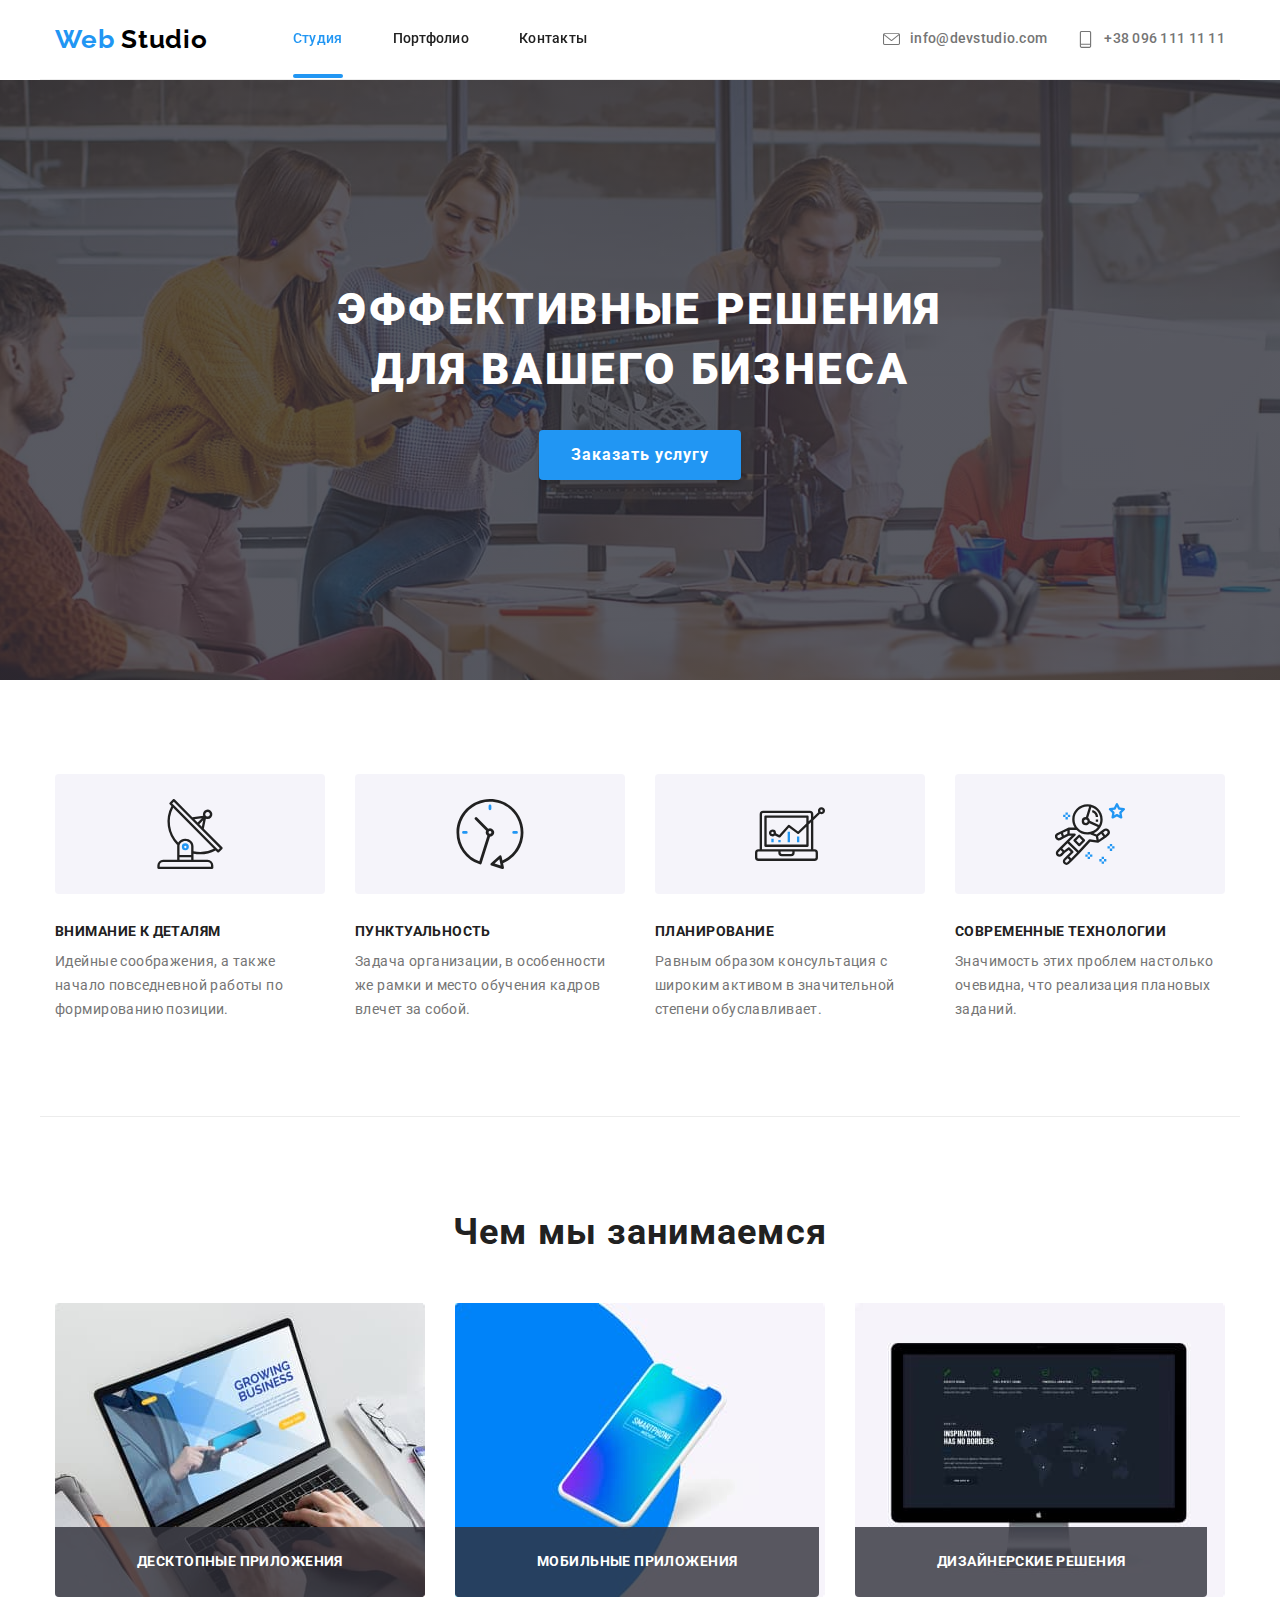
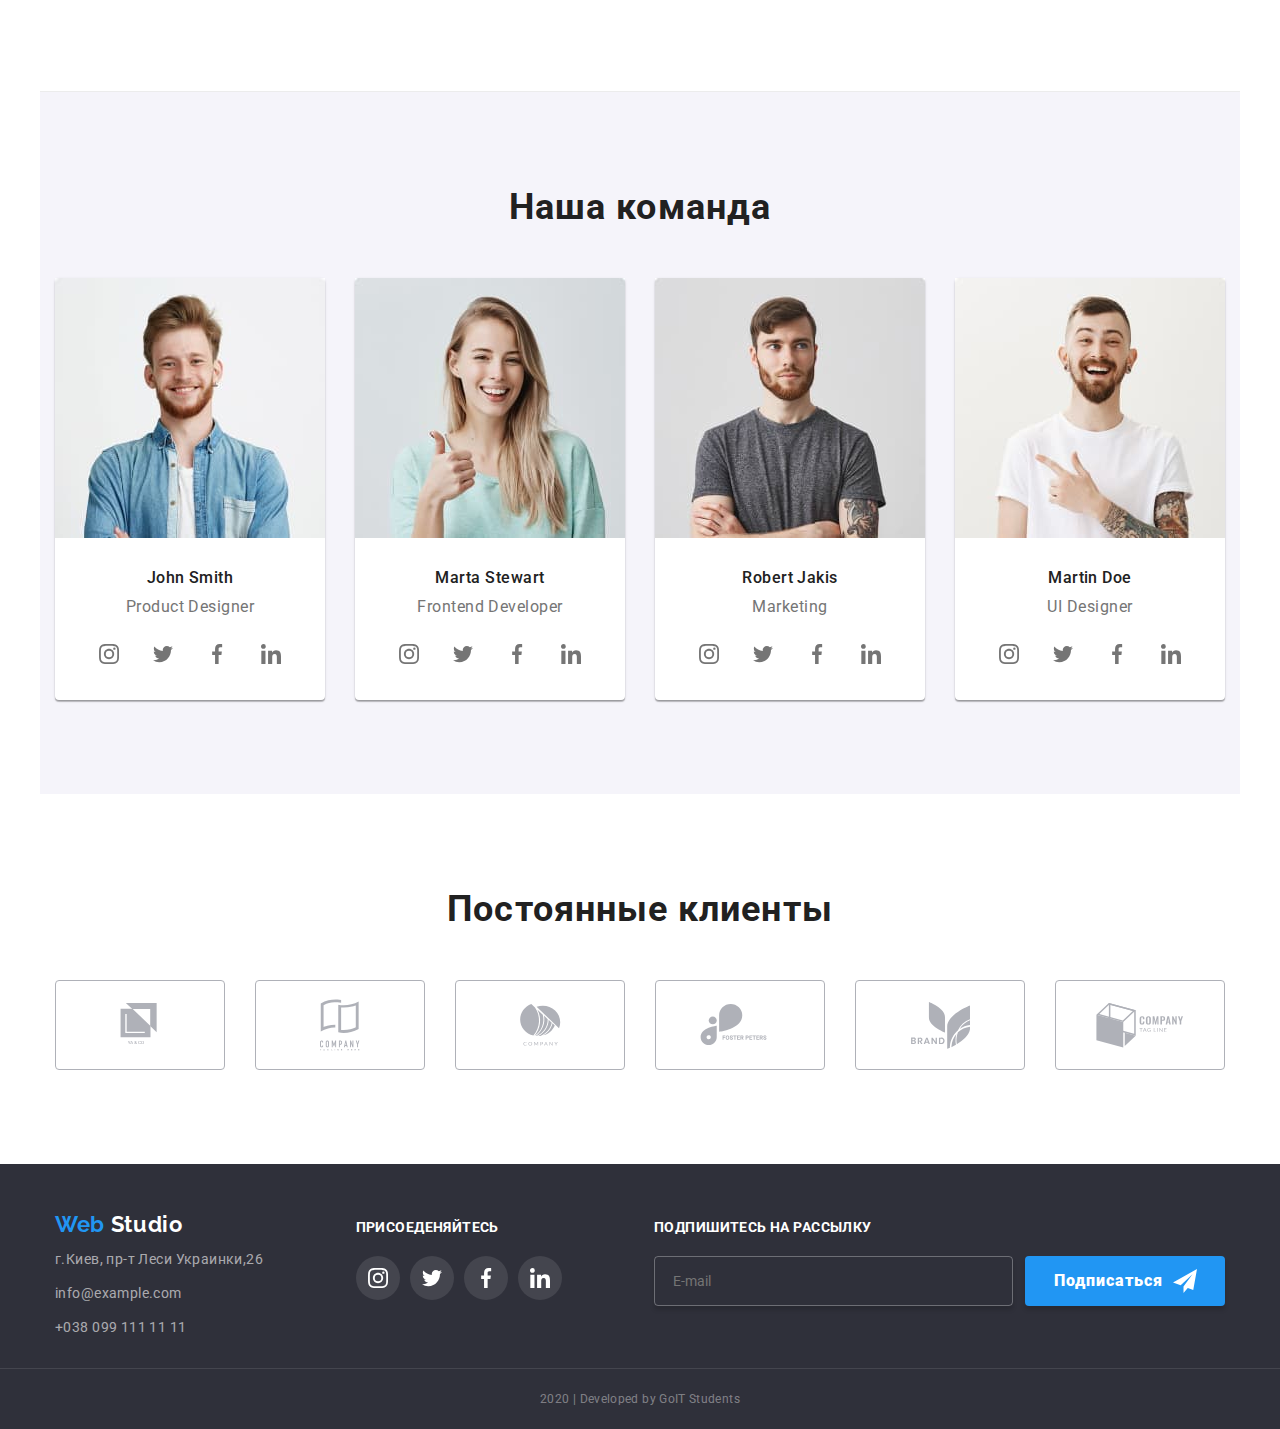
<file: index.html>
<!DOCTYPE html>
<html lang="ru">
  <head>
    <meta charset="UTF-8" />
    <meta name="viewport" content="width=device-width, initial-scale=1.0" />
    <title>Web Studio</title>
    <link
      href="https://fonts.googleapis.com/css2?family=Raleway:wght@400;700&family=Roboto:wght@400;500;700;900&display=swap"
      rel="stylesheet"
    />
    <link
      rel="stylesheet"
      href="https://cdnjs.cloudflare.com/ajax/libs/modern-normalize/0.6.0/modern-normalize.min.css"
    />
    <link rel="stylesheet" href="./css/styles.css" />
  </head>

  <!-- Header -->
  <body>
    <header>
      <div class="menu">
      <div class="menu__logo">
        <a href="./" class="logo"
          >Web
          <span class="logo__studio">Studio</span>
        </a>
        <nav class="menu__nav">
          <ul class="menu__content">
            <li class="menu__item">
              <a href="./index.html" class=" menu__link menu__link--active">Студия</a>
            </li>
            <li class="menu__item">
              <a href="./portfolio.html" class="menu__link">Портфолио</a>
            </li>
            <li class="menu__item">
              <a href="" class="menu__link">Контакты</a>
            </li>
          </ul>
        </nav>

        <address class="menu-address">
          <ul class="menu-address__content">
            <li class="menu-address__item">
              <a href="mailto:info@devstudio.com" class="menu-address__link">
                <svg class="menu-address__icon">
                  <use href="./images/symbol-defs.svg#icon-mail"></use>
                </svg>
                info@devstudio.com
              </a>
            </li>
            <li class="menu-address__item">
              <a href="tel:+380961111111" class="menu-address__link">
                <svg class="menu-address__icon">
                  <use href="./images/symbol-defs.svg#icon-phone"></use>
                </svg>
                +38 096 111 11 11</a
              >
            </li>
          </ul>
        </address>
      </div>
    </div>

    </header>

    <!-- Решения для бизнеса -->
    <main>
      <section class="hero overlay">
        <h1 class="hero__title">
          Эффективные решения<br />
          для вашего бизнеса
        </h1>
        <button class="hero__button" data-open-modal>Заказать услугу</button>
      </section>

      <!-- Модальное окно -->
      <form class="backdrop is-hidden" data-backdrop>
        <div class="modal">
          <button class="modal__close" data-close-modal></button>

          <p class="modal__title">Оставьте свои данные, мы вам перезвоним</p>
        
        <ul class="modal__list">
          <li class="modal__item">
            
            <input type="text" id="name" class="modal__input" placeholder=" ">
            <label for="name" class="modal__label">Имя</label>
            
              <svg class="modal__icon">
                <use href="./images/modal-icons.svg#person"></use>
              </svg>
            
          </li>

          <li class="modal__item">
           
            <input type="tel" id="tel" class="modal__input" placeholder=" ">
             <label for="tel" class="modal__label">Телефон</label>
               <svg class="modal__icon">
                <use href="./images/modal-icons.svg#phone"></use>
              </svg>
          </li>

          <li class="modal__item">
            
            <input type="email" name="email" id="email" class="modal__input" placeholder=" ">
            <label for="email" class="modal__label">Почта</label>
              <svg class="modal__icon">
                <use href="./images/modal-icons.svg#email"></use>
              </svg>
          </li>

          <li class="modal__item">
            
            <textarea name="comment" id="comment" class=" modal__comment" placeholder=" "></textarea>
            <label for="comment" class="modal__comment-label">Коментарий</label>
          </li>

          <li class="modal__item">
            <label class="modal__accept">
              
              <input type="checkbox" name="policy" class="modal__policy">
              <span class="modal__policy-icon"></span>
            Соглашаюсь с рассылкой и принимаю 
              <a href="" class="modal__item--link">Условия договора</a>
            </label>
            
          </li>
        </ul>
        <button class="modal__button">Отправить</button>
        </div>
      </form>

      <!-- Принципы -->
      <section class="container">
        <h2 class="principles">Принципы</h2>
        <ul class="principles__list">
          <li class="principles__item">
           
            <h3 class="principles__title principles__title--antena">
              Внимание к деталям
            </h3>
            <p class="principles__text">
              Идейные соображения, а также начало повседневной работы по
              формированию позиции.
            </p>
          </li>
          <li class="principles__item">
            
            <h3 class="principles__title principles__title--clock">
              Пунктуальность
            </h3>
            <p class="principles__text">
              Задача организации, в особенности же рамки и место обучения кадров
              влечет за собой.
            </p>
          </li>
          <li class="principles__item">
            
            <h3 class="principles__title principles__title--diagram">
              Планирование
            </h3>
            <p class="principles__text">
              Равным образом консультация с широким активом в значительной
              степени обуславливает.
            </p>
          </li>
          <li class="principles__item">
            
            <h3 class="principles__title principles__title--astronaut">
              Современные технологии
            </h3>
            <p class="principles__text">
              Значимость этих проблем настолько очевидна, что реализация
              плановых заданий.
            </p>
          </li>
        </ul>
      </section>

      <!-- Чем мы занимаемся -->
      <section class="job__container">
        <h2 class="job__title">Чем мы занимаемся</h2>
        <ul class="job">
          <li class="job__list">
            <a href=""
              ><img
                src="./images/box11.jpg"
                alt="Десктопные приложения"
                class="job__link"
            /></a>
            <p class="job__text">Десктопные приложения</p>
          </li>
          <li class="job__list">
            <a href=""
              ><img
                src="./images/box22.jpg"
                alt="Мобильные приложения"
                class="job__link"
            /></a>
            <p class="job__text">Мобильные приложения</p>
          </li>
          <li class="job__list">
            <a href=""
              ><img
                src="./images/box33.jpg"
                alt="Дизайнерские решения"
                class="job__link"
            /></a>
            <p class="job__text">Дизайнерские решения</p>
          </li>
        </ul>
      </section>

      <!-- Наша команда -->
      <section class="team">
        <h2 class="team__title">Наша команда</h2>
        <ul class="team__list">
          <li class="team__item">
            <figure class="team__capture">
              <img
                src="./images/team/johnsmith.jpg"
                alt="John Smith"
                class="team__photo"
              />
              <figcaption class="team__name">
                John Smith
              </figcaption>
            </figure>
            <p class="team__vocation">Product Designer</p>
            <div class="team__sociallist">
              <a
                href="https://instagram.com"
                target="_blank"
                class="team__social"
              >
                <svg class="team__icon">
                  <use href="./images/symbol-defs.svg#icon-instagram"></use>
                </svg>
              </a>
              <a
                href="https://twitter.com/"
                target="_blank"
                class="team__social"
              >
                <svg class="team__icon">
                  <use href="./images/symbol-defs.svg#icon-twitter"></use></svg
              ></a>
              <a
                href="https://www.facebook.com/"
                target="_blank"
                class="team__social">
                <svg class="team__icon">
                  <use href="./images/symbol-defs.svg#icon-facebook"></use><svg></a>
              <a
                href="https://www.linkedin.com/"
                target="_blank"
                class="team__social"
              >
                <svg class="team__icon">
                  <use href="./images/symbol-defs.svg#icon-linkedin"></use></svg
              ></a>
            </div>
          </li>
          <li class="team__item">
            <figure class="team__capture">
              <img
                src="./images/team/martastewart.jpg"
                alt="Marta Stewart"
                class="team__photo"
              />
              <figcaption class="team__name">
                Marta Stewart
              </figcaption>
            </figure>
            <p class="team__vocation">Frontend Developer</p>
            <div class="team__sociallist">
              <a
                href="https://instagram.com"
                target="_blank"
                class="team__social"
              >
                <svg class="team__icon">
                  <use href="./images/symbol-defs.svg#icon-instagram"></use>
                </svg>
              </a>
              <a
                href="https://twitter.com/"
                target="_blank"
                class="team__social"
              >
                <svg class="team__icon">
                  <use href="./images/symbol-defs.svg#icon-twitter"></use></svg
              ></a>
              <a
                href="https://www.facebook.com/"
                target="_blank"
                class="team__social"
              >
                <svg class="team__icon">
                  <use href="./images/symbol-defs.svg#icon-facebook"></use></svg
              ></a>
              <a
                href="https://www.linkedin.com/"
                target="_blank"
                class="team__social"
              >
                <svg class="team__icon">
                  <use href="./images/symbol-defs.svg#icon-linkedin"></use></svg
              ></a>
            </div>
          </li>
          <li class="team__item">
            <figure class="team__capture">
              <img
                src="./images/team/robertjakis.jpg"
                alt="Robert Jakis"
                class="team__photo"
              />
              <figcaption class="team__name">
                Robert Jakis
              </figcaption>
            </figure>
            <p class="team__vocation">Marketing</p>
            <div class="team__sociallist">
              <a
                href="https://instagram.com"
                target="_blank"
                class="team__social"
              >
                <svg class="team__icon">
                  <use href="./images/symbol-defs.svg#icon-instagram"></use>
                </svg>
              </a>
              <a
                href="https://twitter.com/"
                target="_blank"
                class="team__social"
              >
                <svg class="team__icon">
                  <use href="./images/symbol-defs.svg#icon-twitter"></use></svg
              ></a>
              <a
                href="https://www.facebook.com/"
                target="_blank"
                class="team__social"
              >
                <svg class="team__icon">
                  <use href="./images/symbol-defs.svg#icon-facebook"></use></svg
              ></a>
              <a
                href="https://www.linkedin.com/"
                target="_blank"
                class="team__social"
              >
                <svg class="team__icon">
                  <use href="./images/symbol-defs.svg#icon-linkedin"></use></svg
              ></a>
            </div>
          </li>
          <li class="team__item">
            <figure class="team__capture">
              <img
                src="./images/team/martindoe.jpg"
                alt="Martin Doe"
                class="team__photo"
              />
              <figcaption class="team__name">
                Martin Doe
              </figcaption>
            </figure>
            <p class="team__vocation">UI Designer</p>
            <div class="team__sociallist">
              <a
                href="https://instagram.com"
                target="_blank"
                class="team__social"
              >
                <svg class="team__icon">
                  <use href="./images/symbol-defs.svg#icon-instagram"></use>
                </svg>
              </a>
              <a
                href="https://twitter.com/"
                target="_blank"
                class="team__social"
              >
                <svg class="team__icon">
                  <use href="./images/symbol-defs.svg#icon-twitter"></use></svg
              ></a>
              <a
                href="https://www.facebook.com/"
                target="_blank"
                class="team__social"
              >
                <svg class="team__icon">
                  <use href="./images/symbol-defs.svg#icon-facebook"></use></svg
              ></a>
              <a
                href="https://www.linkedin.com/"
                target="_blank"
                class="team__social"
              >
                <svg class="team__icon">
                  <use href="./images/symbol-defs.svg#icon-linkedin"></use></svg
              ></a>
            </div>
          </li>
        </ul>
      </section>

      <!-- Посоянные клиенты -->
      <section class="clients">
        <h2 class="clients__title">Постоянные клиенты</h2>
        <ul class="clients__list">
          <li class="clients__item">
            <a href="" target="_blank" class="clients__link"
              ><svg class="clients__icon" width="49px" height="44px">
                <use href="./images/symbol-clients.svg#icon-client1"></use></svg
            ></a>
          </li>
          <li class="clients__item">
            <a href="" target="_blank" class="clients__link"
              ><svg class="clients__icon" width="40px" height="52px">
                <use href="./images/symbol-clients.svg#icon-client2"></use></svg
            ></a>
          </li>
          <li class="clients__item">
            <a href="" target="_blank" class="clients__link"
              ><svg class="clients__icon" width="41px" height="42px">
                <use href="./images/symbol-clients.svg#icon-client3"></use></svg
            ></a>
          </li>
          <li class="clients__item">
            <a href="" target="_blank" class="clients__link"
              ><svg class="clients__icon" width="80px" height="42px">
                <use href="./images/symbol-clients.svg#icon-client4"></use></svg
            ></a>
          </li>
          <li class="clients__item">
            <a href="" target="_blank" class="clients__link"
              ><svg class="clients__icon" width="59px" height="47px">
                <use href="./images/symbol-clients.svg#icon-client5"></use></svg
            ></a>
          </li>
          <li class="clients__item">
            <a href="" target="_blank" class="clients__link"
              ><svg class="clients__icon" width="88px" height="45px">
                <use href="./images/symbol-clients.svg#icon-client6"></use></svg
            ></a>
          </li>
        </ul>
      </section>
    </main>

    <!-- Футер -->
    <footer class="footer">
      <div class="footer__nav">
        <div class="footer__address">
          <a href="./" class="footer__logo"
            >Web
            <span class="footer__studio">Studio</span>
          </a>

          <a href="" class="footer__link">г.Киев, пр-т Леси Украинки,26</a>
          <a href="mailto:info@example.com" class="footer__link"
            >info@example.com</a
          >
          <a href="tel:+0380991111111" class="footer__link"
            >+038 099 111 11 11</a
          >
        </div>

        <div class="join">
          <b class="join__text">Присоеденяйтесь</b>
          <ul class="join__list">
            <li class="join__item">
              <a href="https://instagram.com" target="_blank" class="join__link"
                ><svg class="footer__icon">
                  <use
                    href="./images/symbol-defs.svg#icon-instagram"
                  ></use></svg
              ></a>
            </li>
            <li class="join__item">
              <a href="https://twitter.com/" target="_blank" class="join__link"
                ><svg class="footer__icon">
                  <use href="./images/symbol-defs.svg#icon-twitter"></use></svg
              ></a>
            </li>
            <li class="join__item">
              <a
                href="https://www.facebook.com/"
                target="_blank"
                class="join__link"
                ><svg class="footer__icon">
                  <use href="./images/symbol-defs.svg#icon-facebook"></use></svg
              ></a>
            </li>
            <li class="join__item">
              <a
                href="https://www.linkedin.com/"
                target="_blank"
                class="join__link"
                ><svg class="footer__icon">
                  <use href="./images/symbol-defs.svg#icon-linkedin"></use></svg
              ></a>
            </li>
          </ul>
        </div>

        <div class="footer-subscribe">
          <label class="footer-subscribe-text">Подпишитесь на рассылку
          <input type="email" name="email" class="footer__subscribe-input" placeholder="E-mail">
          
          </label>
          <button type="button" class="footer-subscribe__btn">
            Подписаться
          </button>
        </div>
      </div>
      <p class="rights">2020 | Developed by GoIT Students</p>
    </footer>

    <script>
      const refs = {
        openModalBtn: document.querySelector("[data-open-modal]"),
        closeModalBtn: document.querySelector("[data-close-modal]"),
        backdrop: document.querySelector("[data-backdrop]"),
      };

      refs.openModalBtn.addEventListener("click", toggleModal);
      refs.closeModalBtn.addEventListener("click", toggleModal);

      refs.backdrop.addEventListener("click", logBackdropClick);

      function toggleModal() {
        refs.backdrop.classList.toggle("is-hidden");
      }

      function logBackdropClick() {
        console.log("Это клик в бекдроп");
      }
    </script>

  </body>
</html>
</file>
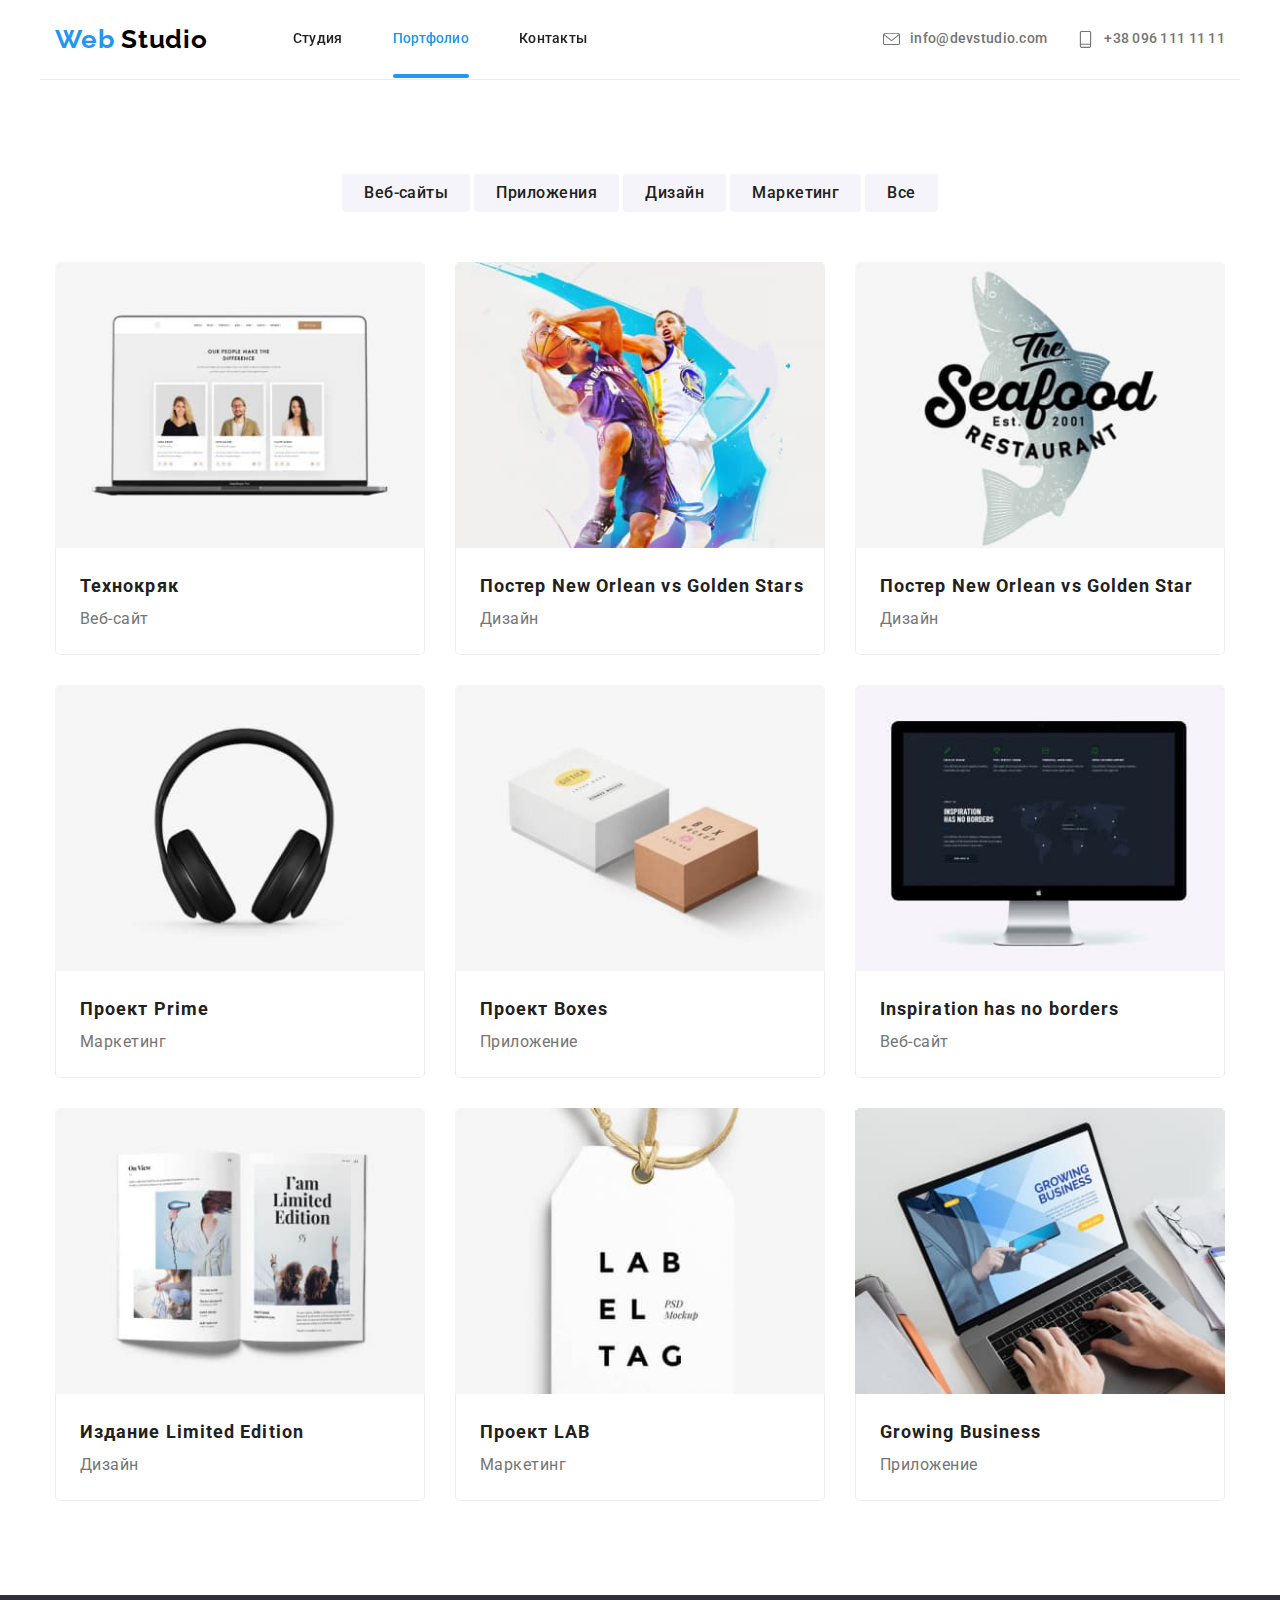
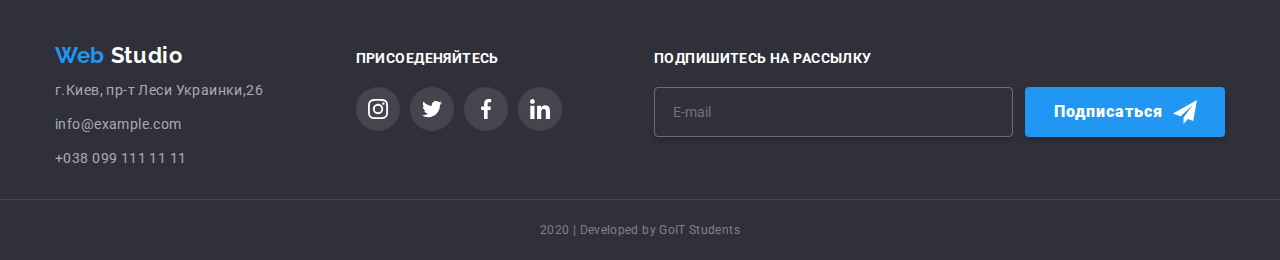
<file: portfolio.html>
<!DOCTYPE html>
<html lang="ru">
  <head>
    <meta charset="UTF-8" />
    <meta name="viewport" content="width=device-width, initial-scale=1.0" />
    <title>Портфолио</title>
    <link
      href="https://fonts.googleapis.com/css2?family=Raleway:wght@400;700&family=Roboto:wght@400;500;700;900&display=swap"
      rel="stylesheet"
    />
    <link
      rel="stylesheet"
      href="https://cdnjs.cloudflare.com/ajax/libs/modern-normalize/0.6.0/modern-normalize.min.css"
    />
    <link rel="stylesheet" href="./css/styles.css" />
  </head>
  <body>
    <!-- Хедер -->
    <header class="menu">
      <div class="menu__logo">
        <a href="./" class="logo"
          >Web
          <span class="logo__studio">Studio</span>
        </a>
        <nav class="menu__nav">
          <ul class="menu__content">
            <li class="menu__item">
              <a href="./index.html" class="menu__link">Студия</a>
            </li>
            <li class="menu__item">
              <a href="./portfolio.html" class="menu__link menu__link--active"
                >Портфолио</a
              >
            </li>
            <li class="menu__item">
              <a href="" class="menu__link">Контакты</a>
            </li>
          </ul>
        </nav>

        <address class="menu-address">
          <ul class="menu-address__content">
            <li class="menu-address__item">
              <a href="mailto:info@devstudio.com" class="menu-address__link">
                <svg class="menu-address__icon">
                  <use href="./images/symbol-defs.svg#icon-mail"></use>
                </svg>
                info@devstudio.com
              </a>
            </li>
            <li class="menu-address__item">
              <a href="tel:+380961111111" class="menu-address__link">
                <svg class="menu-address__icon">
                  <use href="./images/symbol-defs.svg#icon-phone"></use>
                </svg>
                +38 096 111 11 11</a
              >
            </li>
          </ul>
        </address>
      </div>
    </header>

    <!-- Мейн -->
    <main>
      <!-- Фильтр портфолио -->
      <section class="portfolio">
        <div class="portfolio__filter">
          <button type="button" class="portfolio__btn">Веб-сайты</button>
          <button type="button" class="portfolio__btn">Приложения</button>
          <button type="button" class="portfolio__btn">Дизайн</button>
          <button type="button" class="portfolio__btn">Маркетинг</button>
          <button type="button" class="portfolio__btn">Все</button>
        </div>

        <!-- Список предложений -->
        <h1 class="portfolio__title--hidden">Список предложений</h1>
        <div class="offer">
          <ul class="offer__list">
            <li class="offer__item">
              <a href="./" class="offer__link">
                <div class="offer__thumb">
                  <img
                    src="./images/portfolio/technocrack.jpg"
                    alt="Технокряк"
                  />
                  <p class="offer__text">
                    Технокряк это современная площадка распространения
                    коронавируса. Компании используют эту платформу для
                    цифрового шпионажа и атак на защищённые сервера конкурентов.
                  </p>
                </div>
                <div class="offer__sub">
                  <h2 class="offer__title">Технокряк</h2>
                  <p class="offer__product">Веб-сайт</p>
                </div>
              </a>
            </li>

            <li class="offer__item">
              <a href="" class="offer__link">
                <div class="offer__thumb">
                  <img
                    src="./images/portfolio/neworlean.jpg"
                    alt="Нью Орлеан"
                  />
                  <p class="offer__text">
                    Технокряк это современная площадка распространения
                    коронавируса. Компании используют эту платформу для
                    цифрового шпионажа и атак на защищённые сервера конкурентов.
                  </p>
                </div>
                <div class="offer__sub">
                  <h2 class="offer__title">
                    Постер New Orlean vs Golden Stars
                  </h2>
                  <p class="offer__product">Дизайн</p>
                </div>
              </a>
            </li>

            <li class="offer__item">
              <a href="" class="offer__link">
                <div class="offer__thumb">
                  <img
                    src="./images/portfolio/seafood.jpg"
                    alt="Ресторан Seafood"
                  />
                  <p class="offer__text">
                    Технокряк это современная площадка распространения
                    коронавируса. Компании используют эту платформу для
                    цифрового шпионажа и атак на защищённые сервера конкурентов.
                  </p>
                </div>
                <div class="offer__sub">
                  <h2 class="offer__title">
                    Постер New Orlean vs Golden Star
                  </h2>
                  <p class="offer__product">Дизайн</p>
                </div>
              </a>
            </li>

            <li class="offer__item">
              <a href="" class="offer__link">
                <div class="offer__thumb">
                  <img src="./images/portfolio/prime.jpg" alt="Проект Prime" />
                  <p class="offer__text">
                    Технокряк это современная площадка распространения
                    коронавируса. Компании используют эту платформу для
                    цифрового шпионажа и атак на защищённые сервера конкурентов.
                  </p>
                </div>
                <div class="offer__sub">
                  <h2 class="offer__title">Проект Prime</h2>
                  <p class="offer__product">Маркетинг</p>
                </div>
              </a>
            </li>

            <li class="offer__item">
              <a href="" class="offer__link">
                <div class="offer__thumb">
                  <img src="./images/portfolio/boxes.jpg" alt="Проект Boxes" />
                  <p class="offer__text">
                    Технокряк это современная площадка распространения
                    коронавируса. Компании используют эту платформу для
                    цифрового шпионажа и атак на защищённые сервера конкурентов.
                  </p>
                </div>
                <div class="offer__sub">
                  <h2 class="offer__title">Проект Boxes</h2>
                  <p class="offer__product">Приложение</p>
                </div>
              </a>
            </li>

            <li class="offer__item">
              <a href="" class="offer__link">
                <div class="offer__thumb">
                  <img
                    src="./images/portfolio/inspiration.jpg"
                    alt="Inspiration has no borders"
                  />
                  <p class="offer__text">
                    Технокряк это современная площадка распространения
                    коронавируса. Компании используют эту платформу для
                    цифрового шпионажа и атак на защищённые сервера конкурентов.
                  </p>
                </div>
                <div class="offer__sub">
                  <h2 class="offer__title">Inspiration has no borders</h2>
                  <p class="offer__product">Веб-сайт</p>
                </div>
              </a>
            </li>

            <li class="offer__item">
              <a href="" class="offer__link">
                <div class="offer__thumb">
                  <img
                    src="./images/portfolio/limited.jpg"
                    alt="Limited Edition"
                  />
                  <p class="offer__text">
                    Технокряк это современная площадка распространения
                    коронавируса. Компании используют эту платформу для
                    цифрового шпионажа и атак на защищённые сервера конкурентов.
                  </p>
                </div>
                <div class="offer__sub">
                  <h2 class="offer__title">Издание Limited Edition</h2>
                  <p class="offer__product">Дизайн</p>
                </div>
              </a>
            </li>

            <li class="offer__item">
              <a href="" class="offer__link">
                <div class="offer__thumb">
                  <img src="./images/portfolio/lab.jpg" alt="Проект LAB" />
                  <p class="offer__text">
                    Технокряк это современная площадка распространения
                    коронавируса. Компании используют эту платформу для
                    цифрового шпионажа и атак на защищённые сервера конкурентов.
                  </p>
                </div>
                <div class="offer__sub">
                  <h2 class="offer__title">Проект LAB</h2>
                  <p class="offer__product">Маркетинг</p>
                </div>
              </a>
            </li>

            <li class="offer__item">
              <a href="" class="offer__link">
                <div class="offer__thumb">
                  <img
                    src="./images/portfolio/business.jpg"
                    alt="Growing Business"
                  />
                  <p class="offer__text">
                    Технокряк это современная площадка распространения
                    коронавируса. Компании используют эту платформу для
                    цифрового шпионажа и атак на защищённые сервера конкурентов.
                  </p>
                </div>
                <div class="offer__sub">
                  <h2 class="offer__title">Growing Business</h2>
                  <p class="offer__product">Приложение</p>
                </div>
              </a>
            </li>
          </ul>
        </div>
      </section>
    </main>

    <!-- Футер -->
    <footer class="footer">
      <div class="footer__nav">
        <div class="footer__address">
          <a href="./" class="footer__logo"
            >Web
            <span class="footer__studio">Studio</span>
          </a>

          <a href="" class="footer__link">г.Киев, пр-т Леси Украинки,26</a>
          <a href="mailto:info@example.com" class="footer__link"
            >info@example.com</a
          >
          <a href="tel:+0380991111111" class="footer__link"
            >+038 099 111 11 11</a
          >
        </div>

        <div class="join">
          <b class="join__text">Присоеденяйтесь</b>
          <ul class="join__list">
            <li class="join__item">
              <a href="https://instagram.com" target="_blank" class="join__link"
                ><svg class="footer__icon">
                  <use
                    href="./images/symbol-defs.svg#icon-instagram"
                  ></use></svg
              ></a>
            </li>
            <li class="join__item">
              <a href="https://twitter.com/" target="_blank" class="join__link"
                ><svg class="footer__icon">
                  <use href="./images/symbol-defs.svg#icon-twitter"></use></svg
              ></a>
            </li>
            <li class="join__item">
              <a
                href="https://www.facebook.com/"
                target="_blank"
                class="join__link"
                ><svg class="footer__icon">
                  <use href="./images/symbol-defs.svg#icon-facebook"></use></svg
              ></a>
            </li>
            <li class="join__item">
              <a
                href="https://www.linkedin.com/"
                target="_blank"
                class="join__link"
                ><svg class="footer__icon">
                  <use href="./images/symbol-defs.svg#icon-linkedin"></use></svg
              ></a>
            </li>
          </ul>
        </div>

        <div class="footer-subscribe">
          <label class="footer-subscribe-text"
            >Подпишитесь на рассылку
            <input
              type="email"
              name="email"
              class="footer__subscribe-input"
              placeholder="E-mail"
            />
          </label>
          <button type="button" class="footer-subscribe__btn">
            Подписаться
          </button>
        </div>
      </div>
      <p class="rights">2020 | Developed by GoIT Students</p>
    </footer>
  </body>
</html>
</file>
<file: css/styles.css>
:root {
  --primary-text-color: #212121;
  --title-text-color: #757575;
  --link-primary-color: #2196f3;
  --link-seconary-color: #ffffff;
  --footer-color: rgba(255, 255, 255, 0.6);
  --animation-timing-function: cubic-bezier(0.4, 0, 0.2, 1);
}

/* Общие утилиты*/
img {
  display: block;
  max-width: 100%;
  height: auto;
}

ul {
  list-style: none;
  padding: 0;
  margin: 0;
}

body {
  font-family: Roboto, sans-serif;
}

a {
  text-decoration: none;
}

html {
  box-sizing: border-box;
}

*,
*::before,
*::after {
  box-sizing: inherit;
}
/* Сброс стилей кнопок */
button {
  padding: 0;
  border: none;
  font: inherit;
  color: inherit;
  background-color: transparent;
  cursor: pointer;
}

/* Studio Header Styles */
header {
  position: fixed;
  width: 100%;
  top: 0;
  left: 50%;
  transform: translate(-50%);
  background-color: var(--link-seconary-color);
  z-index: 1;
}

.menu {
  display: block;

  width: 1200px;
  padding-top: 0;
  padding-left: 15px;
  padding-right: 15px;
  margin: 0 auto;

  border-bottom: 1px solid #ececec;
}

.menu__logo {
  display: flex;
  align-items: center;
  align-self: baseline;

  font-family: Raleway;
  font-weight: 700;
  font-size: 26px;
  line-height: 1.19;
  letter-spacing: 0.03em;
}

.logo {
  color: var(--link-primary-color);

  padding-top: 24px;
  padding-bottom: 24px;
  padding-right: 85px;
  margin: 0;
}

.logo__studio {
  color: #000000;
}

.menu__nav {
  display: inline-block;
}

.menu__content {
  display: flex;
}

.menu__item {
  font-family: Roboto;
  font-weight: 500;
  font-size: 14px;
  line-height: 1.14;
  letter-spacing: 0.02em;
}

.menu__item:not(:last-child) {
  margin-right: 50px;
}

.menu__link {
  position: relative;

  padding-top: 32px;
  padding-bottom: 32px;
  color: var(--primary-text-color);

  transition: color 250ms var(--animation-timing-function);
}

.menu__link--active::before {
  position: absolute;
  left: 0;
  bottom: 0;

  content: '';
  width: 100%;
  height: 4px;
  background-color: var(--link-primary-color);
  border-radius: 2px;
}

.menu__link:hover,
.menu__link:focus {
  color: var(--link-primary-color);
}

.menu__link--active {
  color: var(--link-primary-color);
}

.menu-address {
  display: inline-block;
  margin-left: auto;
}

.menu-address__content {
  display: flex;
}

.menu-address__link {
  color: var(--title-text-color);

  display: flex;
  align-items: center;
  font-family: Roboto;
  font-weight: 500;
  font-size: 14px;
  line-height: 1.14;
  letter-spacing: 0.02em;
  font-style: normal;

  transition: color 250ms var(--animation-timing-function),
    fill 250ms var(--animation-timing-function);
}

.menu-address__link:hover,
.menu-address__link:focus {
  color: var(--link-primary-color);
  fill: var(--link-primary-color);
}

.menu-address__item:not(:last-child) {
  margin-right: 30px;
}

.menu-address__icon {
  display: inline-flex;
  width: 17px;
  height: 17px;
  margin-right: 10px;
  align-items: baseline;

  fill: currentColor;
}

/* Решения для бизнеса */

main {
  padding-top: 80px;
}

.hero {
  margin-bottom: 94px;
  margin-top: 0;
  text-align: center;
}

.overlay {
  background-image: linear-gradient(
      to right,
      rgba(47, 48, 58, 0.8),
      rgba(47, 48, 58, 0.8)
    ),
    url(../images/Header.jpg);
  background-repeat: no-repeat;
  background-position: center;
  background-size: cover;
  height: 600px;
  max-width: 1600px;
  margin-left: auto;
  margin-right: auto;
}

.hero__title {
  font-weight: 900;
  font-size: 44px;
  line-height: 1.36;
  letter-spacing: 0.06em;
  text-transform: uppercase;
  text-align: center;

  color: var(--link-seconary-color);

  padding-top: 200px;
  margin-bottom: 0;
  margin-top: 0;
}

.hero__button {
  display: inline-block;
  font-weight: 700;
  font-size: 16px;
  line-height: 1.87;
  letter-spacing: 0.06em;
  align-items: center;
  text-align: center;

  color: var(--link-seconary-color);
  background-color: var(--link-primary-color);

  min-width: 200px;
  height: 50px;
  padding: 10px 32px;
  margin: 30px auto 0;

  box-shadow: 0px 4px 4px rgba(0, 0, 0, 0.15);
  border-radius: 4px;

  transition: background-color 250ms var(--animation-timing-function),
    color 250ms var(--animation-timing-function);
}

.hero__button:hover,
.hero__button:focus {
  background-color: var(--link-seconary-color);
  color: var(--link-primary-color);
}

/* Модальное окно */

.backdrop {
  position: fixed;
  width: 100%;
  height: 100%;
  top: 0;
  left: 0;
  background-color: rgba(0, 0, 0, 0.2);
  z-index: 2;

  transition: opacity 250ms var(--animation-timing-function),
    transform 250ms var(--animation-timing-function);
}

.backdrop.is-hidden {
  opacity: 0;
  pointer-events: none;
  transform: scale(1.25);
}

.modal {
  position: absolute;

  left: 50%;
  top: 50%;
  min-width: 528px;
  min-height: 521px;
  transform: translate(-50%, -50%);
  background-color: var(--link-seconary-color);
}

.modal__title {
  font-weight: 700;
  font-size: 20px;
  line-height: 1.15;
  text-align: center;
  letter-spacing: 0.03em;
  color: var(--primary-text-color);
  text-align: center;
  margin: 40px 40px 30px;
}

.modal__item {
  position: relative;
  display: flex;
  flex-direction: column;
  margin-bottom: 28px;
}

.modal__label {
  position: absolute;
  left: 82px;
  top: 50%;
  transform: translateY(-50%);

  font-size: 14px;
  line-height: 1.14;
  letter-spacing: 0.01em;
  color: var(--primary-text-color);
}

.modal__input:focus + .modal__label,
.modal__input:not(:placeholder-shown) + .modal__label {
  transform: translate(-20px, -39px);
  color: var(--link-primary-color);
}

.modal__label {
  transition: transform 250ms var(--animation-timing-function),
    color 250ms var(--animation-timing-function);
}

.modal__input {
  border: 1px solid rgba(33, 33, 33, 0.2);
  box-sizing: border-box;
  border-radius: 4px;
  margin: 0 40px;
  padding: 12px 42px;
  width: 448px;
  height: 40px;
}

.modal__input:focus,
.modal__input:not(:placeholder-shown),
.modal__comment:focus,
.modal__comment:not(:placeholder-shown) {
  border: 1px solid var(--link-primary-color);
}

.modal__input {
  transition: border 250ms var(--animation-timing-function);
}

.modal__icon {
  position: absolute;
  display: inline-flex;
  top: 11px;
  left: 56px;
  width: 18px;
  height: 18px;
  fill: currentColor;
}

.modal__input:focus ~ .modal__icon,
.modal__input:not(:placeholder-shown) ~ .modal__icon {
  color: var(--link-primary-color);
}

.modal__comment {
  resize: none;
  width: 448px;
  height: 120px;
  margin: 0 40px;
  padding: 12px 16px;
  border: 1px solid rgba(33, 33, 33, 0.2);
  box-sizing: border-box;
  border-radius: 4px;
}

.modal__comment-label {
  position: absolute;
  left: 56px;
  top: 12px;

  font-size: 14px;
  line-height: 1.14;
  letter-spacing: 0.01em;
  color: var(--primary-text-color);

  transition: transform 250ms var(--animation-timing-function),
    color 250ms var(--animation-timing-function);
}

.modal__comment:focus + .modal__comment-label,
.modal__comment:not(:placeholder-shown) + .modal__comment-label {
  transform: translate(6px, -34px);
  color: var(--link-primary-color);
}

.modal__policy {
  display: inline-block;
  -webkit-appearance: none;
  -moz-appearance: none;
  appearance: none;
}

.modal__policy-icon {
  display: inline-block;
  width: 15px;
  height: 15px;

  box-shadow: 0px 2px 1px rgba(0, 0, 0, 0.2), 0px 1px 1px rgba(0, 0, 0, 0.14),
    0px 1px 3px rgba(0, 0, 0, 0.12);
  border-radius: 4px;

  fill: currentColor;
}

.modal__policy:checked + .modal__policy-icon {
  background-color: var(--link-primary-color);
  background-image: url(../images/check.svg);
  background-size: contain;
  background-origin: border-box;
  border-color: var(--link-primary-color);
}

.modal__accept {
  font-size: 14px;
  line-height: 1.71;
  letter-spacing: 0.03em;
  color: var(--title-text-color);
  margin-left: 52px;
}

.modal__item--link {
  color: var(--link-primary-color);
  text-decoration: underline;
}

.modal__button {
  display: inline-block;
  font-weight: 700;
  font-size: 16px;
  line-height: 1.87;
  letter-spacing: 0.06em;
  align-items: center;
  text-align: center;

  color: var(--link-seconary-color);
  background-color: var(--link-primary-color);

  min-width: 200px;
  height: 50px;
  padding: 10px 32px;
  margin-top: 2px;
  margin-bottom: 40px;
  margin-left: 50%;
  transform: translate(-50%);

  box-shadow: 0px 4px 4px rgba(0, 0, 0, 0.15);
  border-radius: 4px;

  transition: background-color 250ms var(--animation-timing-function),
    color 250ms var(--animation-timing-function);
}

.modal__button:hover,
.modal__button:focus {
  background-color: var(--link-seconary-color);
  color: var(--link-primary-color);
}

.modal__close {
  position: absolute;
  left: 100%;
  bottom: 100%;
  transform: translate(-50%, 50%);
  width: 30px;
  height: 30px;
  border-radius: 50px;
  box-shadow: 0px 2px 1px rgba(0, 0, 0, 0.2), 0px 1px 1px rgba(0, 0, 0, 0.14),
    0px 1px 3px rgba(0, 0, 0, 0.12);

  background: var(--link-seconary-color);
  background-image: url(../images/close.svg);
  background-position: center;
  background-repeat: no-repeat;
}

/* Принципы */

.container {
  width: 1200px;
  padding-left: 15px;
  padding-right: 15px;
  margin: 0 auto 94px;
}

.principles,
.portfolio__title--hidden {
  display: none;
  padding: 0 0;
  margin: 0 0;
}

.principles__list {
  display: flex;
}

.principles__title {
  margin: 30px 0 10px;

  font-weight: 700;
  font-size: 14px;
  line-height: 1.14;
  letter-spacing: 0.03em;
  text-transform: uppercase;

  color: var(--primary-text-color);
}

.principles__text {
  font-weight: 400;
  font-size: 14px;
  line-height: 1.71;
  letter-spacing: 0.03em;

  color: var(--title-text-color);

  margin: 0;
}

.principles__item:not(:last-child) {
  margin-right: 30px;
}

.principles__item::before {
  content: '';
  display: block;
  width: 270px;
  height: 120px;
  background-color: #f5f4fa;
  background-position: center;
  background-repeat: no-repeat;
  border-radius: 4px;
}

.principles__item:nth-child(1)::before {
  background-image: url(../images/antenna.svg);
}
.principles__item:nth-child(2)::before {
  background-image: url(../images/clock.svg);
}
.principles__item:nth-child(3)::before {
  background-image: url(../images/diagram.svg);
}
.principles__item:nth-child(4)::before {
  background-image: url(../images/astronaut.svg);
}

/*  Чем мы занимаемся  */

.job__container {
  width: 1200px;
  margin: 0 auto;

  border-top: 1px solid #ececec;

  padding: 94px 15px;
}

.job__title {
  font-weight: 700;
  font-size: 36px;
  line-height: 1.17;
  letter-spacing: 0.03em;
  text-align: center;

  color: var(--primary-text-color);

  margin: 0 auto 50px;
}

.job {
  display: flex;
}

.job__list {
  position: relative;
}

.job__text {
  position: absolute;
  left: 0;
  bottom: 0;
  pointer-events: none;

  font-weight: 700;
  font-size: 14px;
  letter-spacing: 0.03em;
  line-height: 1.14;
  text-align: center;
  text-transform: uppercase;

  color: var(--link-seconary-color);
  background-color: rgba(47, 48, 58, 0.8);
  border-radius: 0 0 4px 4px;

  padding: 27px 82px;
  margin: 0;
}

.job__list:not(:last-child) {
  margin-right: 30px;
}

/* Наша команда */

.team__list {
  display: flex;
}

.team {
  width: 1200px;
  margin: 0 auto;
  padding: 94px 15px;
  border-top: 1px solid #ececec;

  background-color: #f5f4fa;
}

.team__title {
  font-weight: 700;
  font-size: 36px;
  line-height: 1.17;
  letter-spacing: 0.03em;
  text-align: center;

  color: var(--primary-text-color);
  margin: 0 auto 50px;
}

.team__name {
  font-weight: 500;
  font-size: 16px;
  line-height: 1.19;
  letter-spacing: 0.03em;
  text-align: center;

  color: var(--primary-text-color);

  margin-bottom: 10px;
}

.team__vocation {
  font-size: 16px;
  line-height: 1.19;
  letter-spacing: 0.03em;
  text-align: center;

  color: var(--title-text-color);

  margin: 0 0 16px;
}

.team__photo {
  margin-top: 0;
  margin-bottom: 30px;
}

.team__social:not(:last-child) {
  margin-right: 6px;
}

.team__item {
  width: 270px;
  background-color: var(--link-seconary-color);
  box-shadow: 0px 2px 1px rgba(0, 0, 0, 0.2), 0px 1px 1px rgba(0, 0, 0, 0.14),
    0px 1px 3px rgba(0, 0, 0, 0.12);
  border-radius: 4px;
}

.team__item:not(:last-child) {
  margin-right: 30px;
}

.team__sociallist {
  margin: 0 32px 24px;
  display: block;
}

.team__capture {
  margin: 0;
}

.team__social {
  display: inline-block;
  width: 44px;
  height: 44px;
  padding: 12px;
  color: var(--title-text-color);

  border-radius: 50%;

  transition: background-color 250ms var(--animation-timing-function),
    color 250ms var(--animation-timing-function);
}

.team__social:hover,
.team__social:focus {
  background-color: var(--link-primary-color);
  color: var(--link-seconary-color);
}

.team__icon {
  width: 20px;
  height: 20px;
  fill: currentColor;

  transition: fill 250ms var(--animation-timing-function);
}

.team__icon:hover,
.team__icon:focus {
  fill: var(--link-seconary-color);
}

/* Постоянные клиенты */

.clients {
  width: 1200px;
  padding: 94px 15px;
  margin: 0 auto;
}

.clients__title {
  font-weight: 700;
  font-size: 36px;
  line-height: 1.17;
  letter-spacing: 0.03em;
  text-align: center;

  color: var(--primary-text-color);
  margin: 0 auto 50px;
}

.clients__list {
  display: flex;
}

.clients__item {
  display: inline-block;
}

.clients__item:not(:last-child) {
  margin-right: 30px;
}

.clients__link:hover,
.clients__link:focus {
  border: 1px solid #2196f3;
  color: var(--link-primary-color);
  transform: scale(1.3);
}

.clients__icon {
  fill: currentColor;
}

.clients__link {
  display: inline-flex;
  min-width: 170px;
  height: 90px;

  border: 1px solid #afb1b8;
  border-radius: 4px;
  color: #afb1b8;
  align-items: center;
  justify-content: center;

  transition: transform 250ms var(--animation-timing-function),
    border 250ms var(--animation-timing-function),
    color 250ms var(--animation-timing-function);
}
/* Footer */

.footer {
  background-color: #2f303a;
}

.footer__nav {
  display: flex;
  align-items: baseline;
  justify-content: space-between;

  width: 1200px;
  padding-left: 15px;
  padding-right: 15px;
  padding-top: 48px;
  padding-bottom: 28px;
  margin: 0 auto;
}

.footer__logo {
  color: var(--link-primary-color);

  font-family: Raleway;
  font-weight: 700;
  font-size: 22px;
  line-height: 1.18;
  letter-spacing: 0.03em;

  margin-bottom: 10px;
}

.footer__studio {
  color: var(--link-seconary-color);
}

.footer__address {
  display: flex;
  flex-direction: column;
}

.footer__link {
  font-size: 14px;
  line-height: 1.71;
  letter-spacing: 0.03em;

  color: rgba(255, 255, 255, 0.6);
}

.footer__link:not(:last-child) {
  margin-bottom: 10px;
}

.join {
  margin: 0 auto;
}

.join__list {
  display: flex;
  margin: 0 auto;
  padding: 0;
}

.join__item:not(:last-child) {
  margin-right: 10px;
}

.join__link {
  display: flex;
  justify-content: center;
  align-items: center;

  width: 44px;
  height: 44px;
  border-radius: 50%;
  background-color: rgba(255, 255, 255, 0.1);

  transition: background-color 250ms var(--animation-timing-function);
}

.join__link:hover,
.join__link:focus {
  background-color: var(--link-primary-color);
}

.footer__icon {
  width: 20px;
  height: 20px;
  fill: var(--link-seconary-color);
  display: block;
}

.join__text,
.footer-subscribe {
  display: inline-block;
  font-weight: 700;
  font-size: 14px;
  line-height: 1.14;
  letter-spacing: 0.03em;
  text-transform: uppercase;

  color: var(--link-seconary-color);
}

.footer-subscribe {
  display: flex;
  align-items: flex-end;
}

.footer-subscribe-text {
  display: grid;
}

.join__text {
  margin-bottom: 20px;
}

.footer__subscribe-input {
  width: 359px;
  height: 50px;
  margin-top: 20px;
  padding: 12px 18px;

  border: 1px solid rgba(255, 255, 255, 0.3);
  box-sizing: border-box;
  box-shadow: 0px 4px 4px rgba(0, 0, 0, 0.15);
  border-radius: 4px;

  background-color: transparent;
}

.footer-subscribe__btn {
  position: relative;
  font-weight: 900;
  font-size: 16px;
  line-height: 1.87;
  align-items: center;
  text-align: center;
  letter-spacing: 0.06em;

  color: var(--link-seconary-color);
  background-color: #2196f3;
  box-shadow: 0 4px 4px rgba(0, 0, 0, 0.15);
  border-radius: 4px;

  min-width: 200px;
  height: 50px;
  padding: 10px 62px 10px 29px;
  margin-left: 12px;

  transition: background-color 250ms var(--animation-timing-function),
    color 250ms var(--animation-timing-function);

  overflow: hidden;
}

.footer-subscribe__btn:hover,
.footer-subscribe__btn:focus {
  background-color: var(--link-seconary-color);
  color: var(--link-primary-color);
}

.footer-subscribe__btn::after {
  content: '';
  position: absolute;
  width: 24px;
  height: 24px;
  background-image: url(../images/send.svg);

  left: 148px;
  top: 13px;

  transition: transform 250ms var(--animation-timing-function);
}

.footer-subscribe__btn::before {
  content: '';
  position: absolute;
  width: 24px;
  height: 24px;
  background-image: url(../images/send-two.svg);

  margin-left: 120px;
  transform: translateY(40px);
  transition: transform 250ms var(--animation-timing-function);
}

.footer-subscribe__btn:hover::after {
  transform: translateY(-35px);
}

.footer-subscribe__btn:hover::before {
  transform: translateY(0);
}

.rights {
  font-size: 12px;
  line-height: 2;
  letter-spacing: 0.03em;
  text-align: center;

  color: rgba(255, 255, 255, 0.4);

  border-top: 1px solid rgba(255, 255, 255, 0.1);

  padding: 18px 0;
  margin-top: 0;
  margin-bottom: 0;
}

/* Портфолио */

/* Фильтр портфолио */

.portfolio {
  padding-bottom: 94px;
}

.offer {
  width: 1200px;
  padding-left: 15px;
  padding-right: 15px;
  margin-left: auto;
  margin-right: auto;
}

.portfolio__filter {
  text-align: center;
  margin-left: auto;
  margin-right: auto;
  padding-top: 94px;
  padding-bottom: 50px;
}

.portfolio__btn {
  font-weight: 500;
  font-size: 16px;
  line-height: 1.62;
  letter-spacing: 0.03em;
  text-align: center;
  color: var(--primary-text-color);
  background-color: #f5f4fa;
  border-radius: 4px;

  padding: 6px 22px;

  transition: color 250ms var(--animation-timing-function),
    background-color 250ms var(--animation-timing-function);
}

.portfolio__btn:hover,
.portfolio__btn:focus {
  color: var(--link-seconary-color);
  background-color: var(--link-primary-color);
}

.offer__list {
  display: flex;
  flex-wrap: wrap;
}

.offer__item {
  min-width: 370px;
  margin-right: 30px;
  margin-bottom: 30px;

  transition: box-shadow 250ms var(--animation-timing-function);
}

.offer__item:nth-child(3n) {
  margin-right: 0;
}

.offer__item:nth-last-child(-n + 3) {
  margin-bottom: 0px;
}

.offer__item img {
  width: 370px;
  height: auto;
  margin: 0;
  padding: 0;
}

.offer__thumb {
  position: relative;
  overflow: hidden;
}

.offer__text {
  position: absolute;
  left: 0;
  bottom: 0;
  width: 100%;
  height: 100%;
  background-color: rgba(33, 150, 243, 0.9);

  font-size: 18px;
  line-height: 1.56;
  letter-spacing: 0.03em;

  padding: 63px 24px;
  margin: 0;

  color: var(--link-seconary-color);

  opacity: 0;
  transform: translateY(100%);
  transition: transform 250ms var(--animation-timing-function),
    opacity 250ms var(--animation-timing-function);
}

.offer__link:hover .offer__text,
.offer__link:focus .offer__text {
  transform: translateY(0);
  opacity: 1;
}

.offer__title {
  font-weight: 700;
  font-size: 18px;
  line-height: 2;
  letter-spacing: 0.06em;

  color: var(--primary-text-color);

  margin: 0px;
}

.offer__product {
  font-size: 16px;
  line-height: 1.87;
  letter-spacing: 0.03em;

  color: var(--title-text-color);

  margin: 0px;
}

.offer__sub {
  padding: 20px 0 20px 24px;

  border-right-width: 1px;
  border-right-style: solid;
  border-right-color: #eeeeee;
  border-bottom-width: 1px;
  border-bottom-style: solid;
  border-bottom-color: #eeeeee;
  border-left-width: 1px;
  border-left-style: solid;
  border-left-color: #eeeeee;
  border-bottom-right-radius: 5px;
  border-bottom-left-radius: 5px;
}

.offer__item:hover,
.offer__item:focus {
  box-shadow: 1px 4px 6px rgba(0, 0, 0, 0.16), 0px 4px 4px rgba(0, 0, 0, 0.06),
    0px 1px 1px rgba(0, 0, 0, 0.12);
}
</file>
